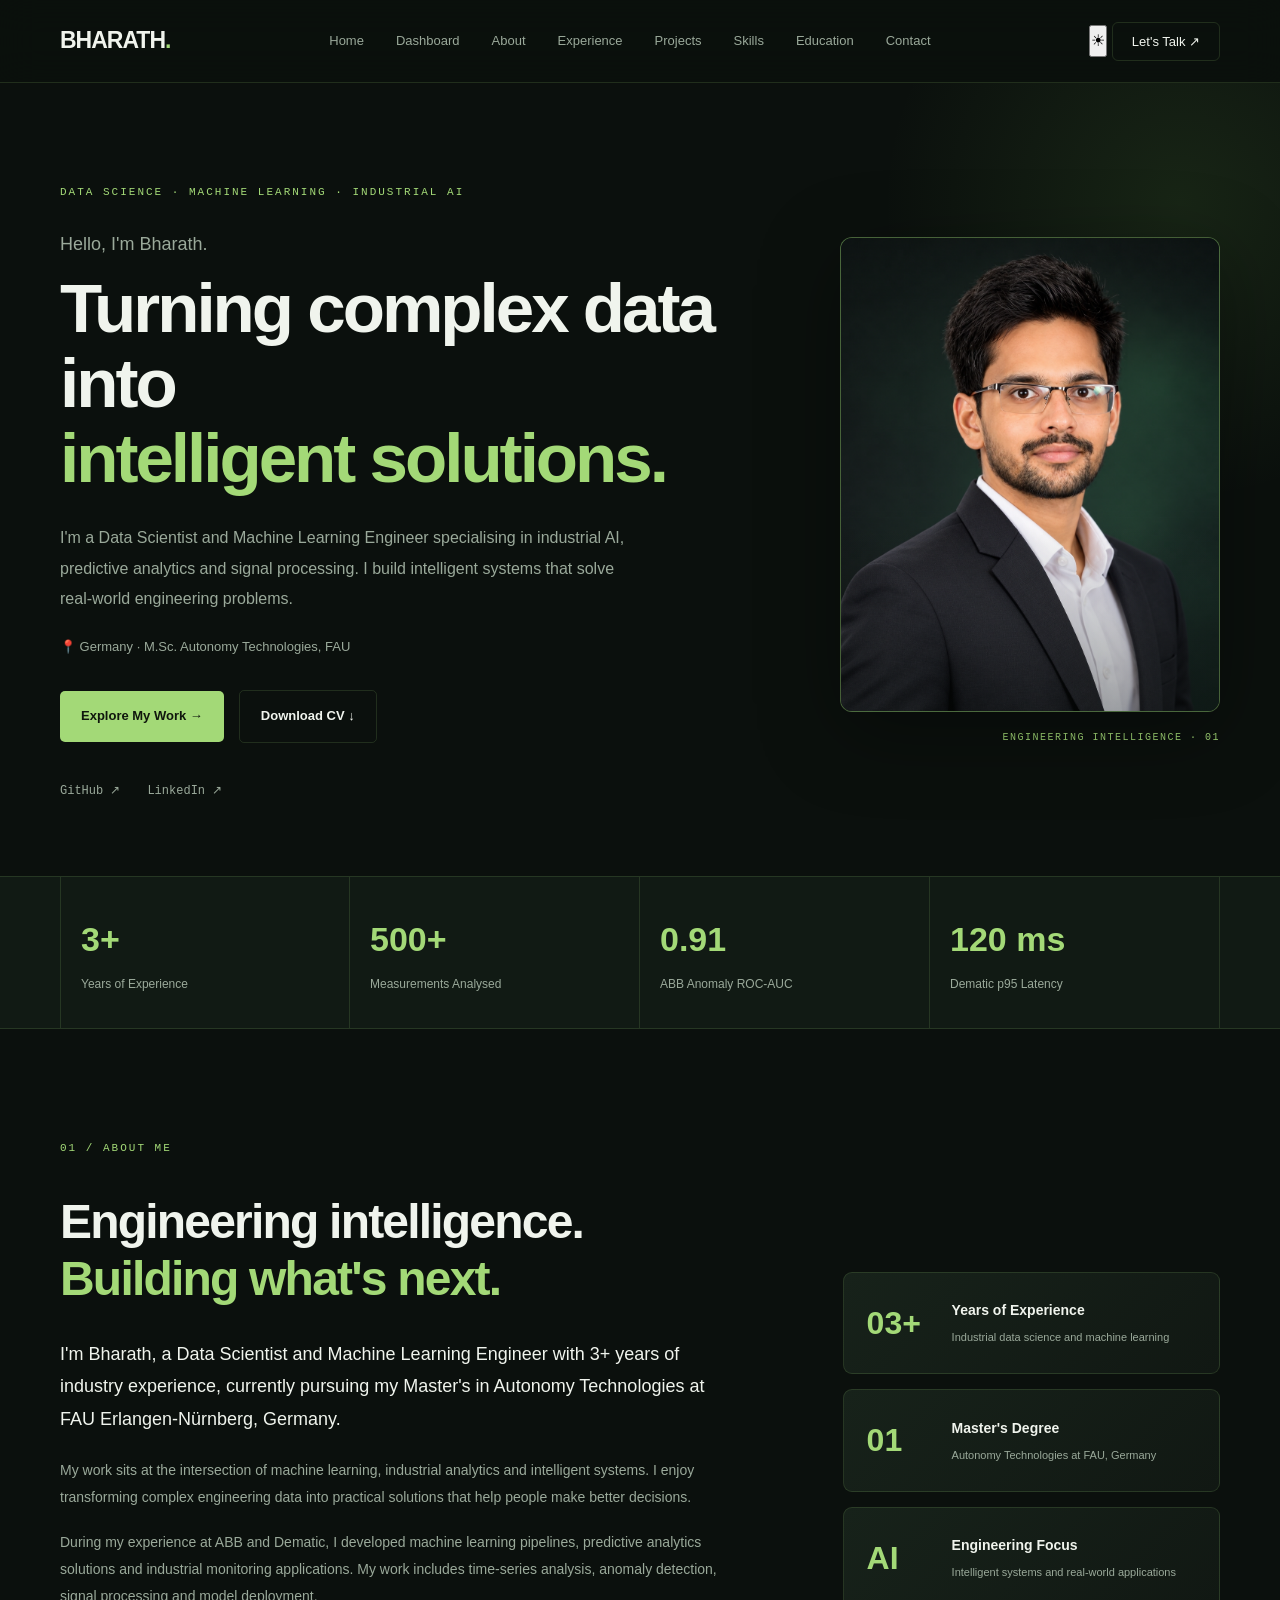
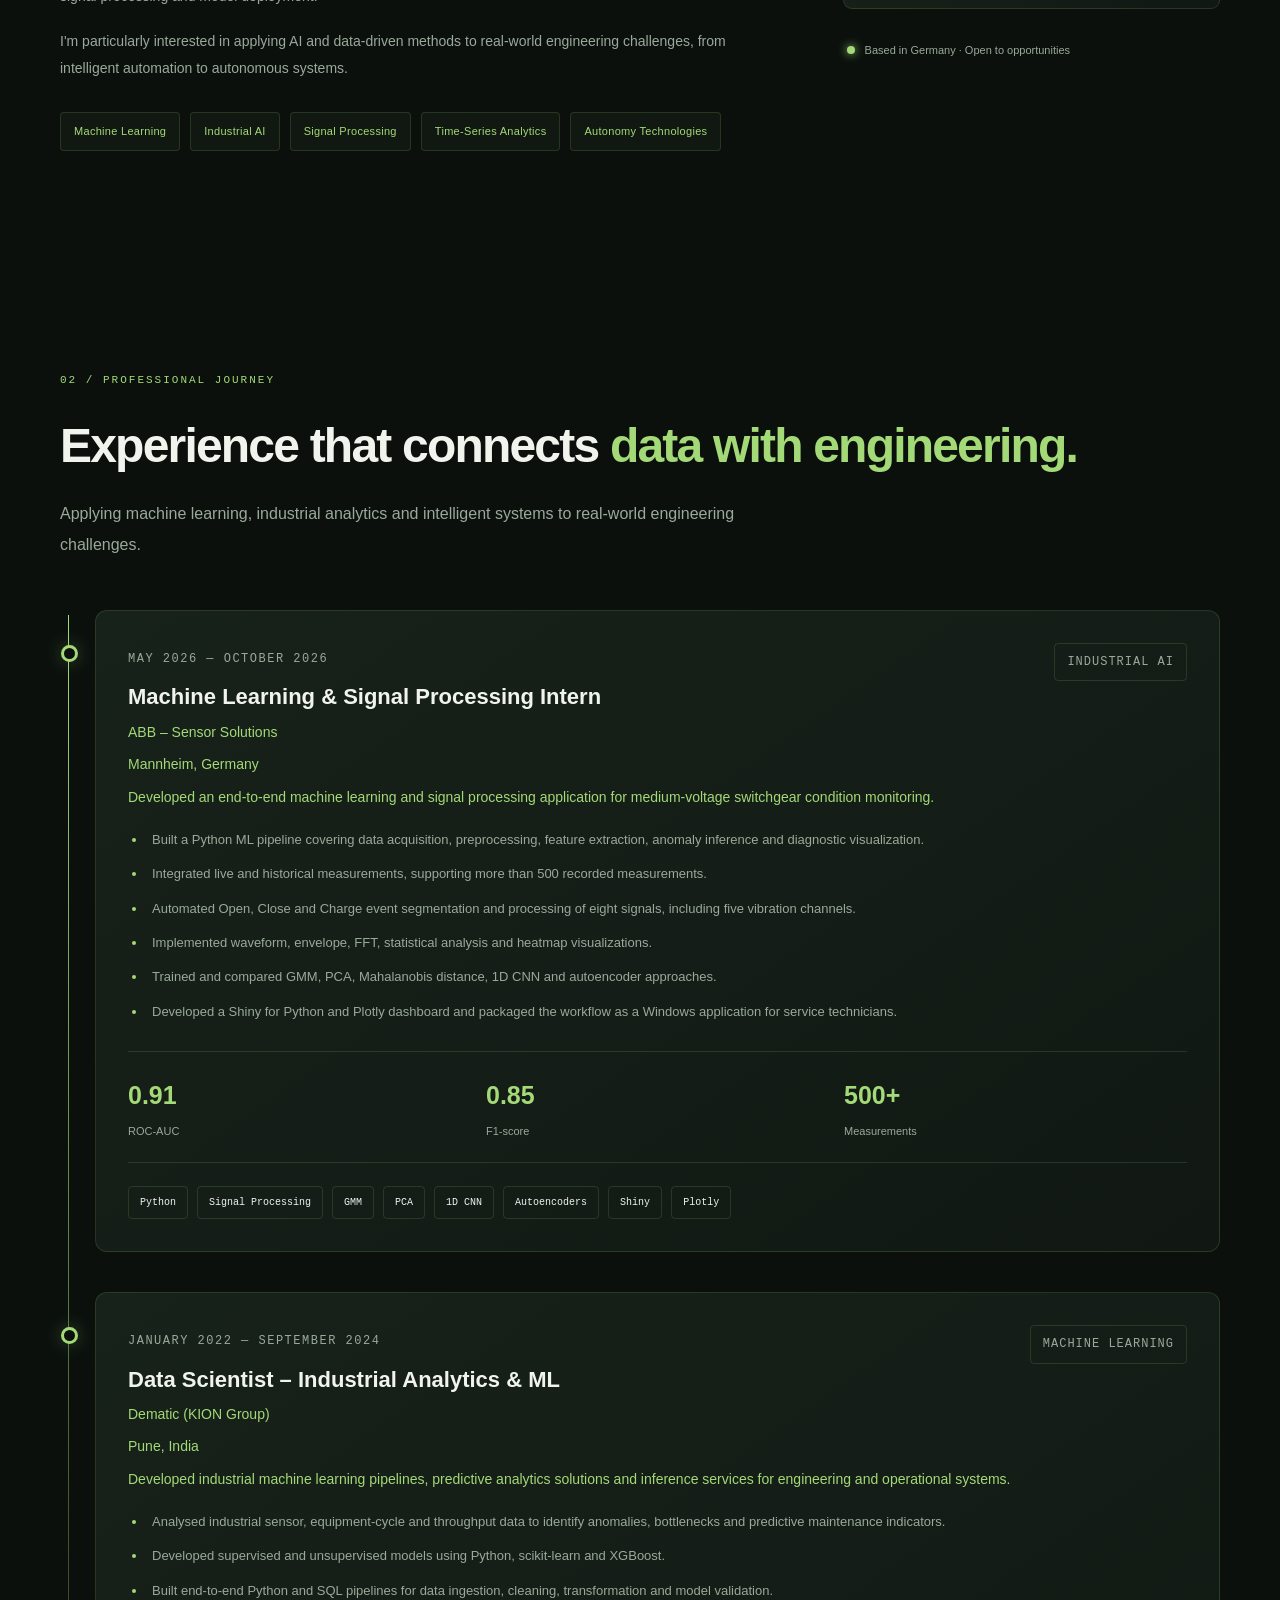
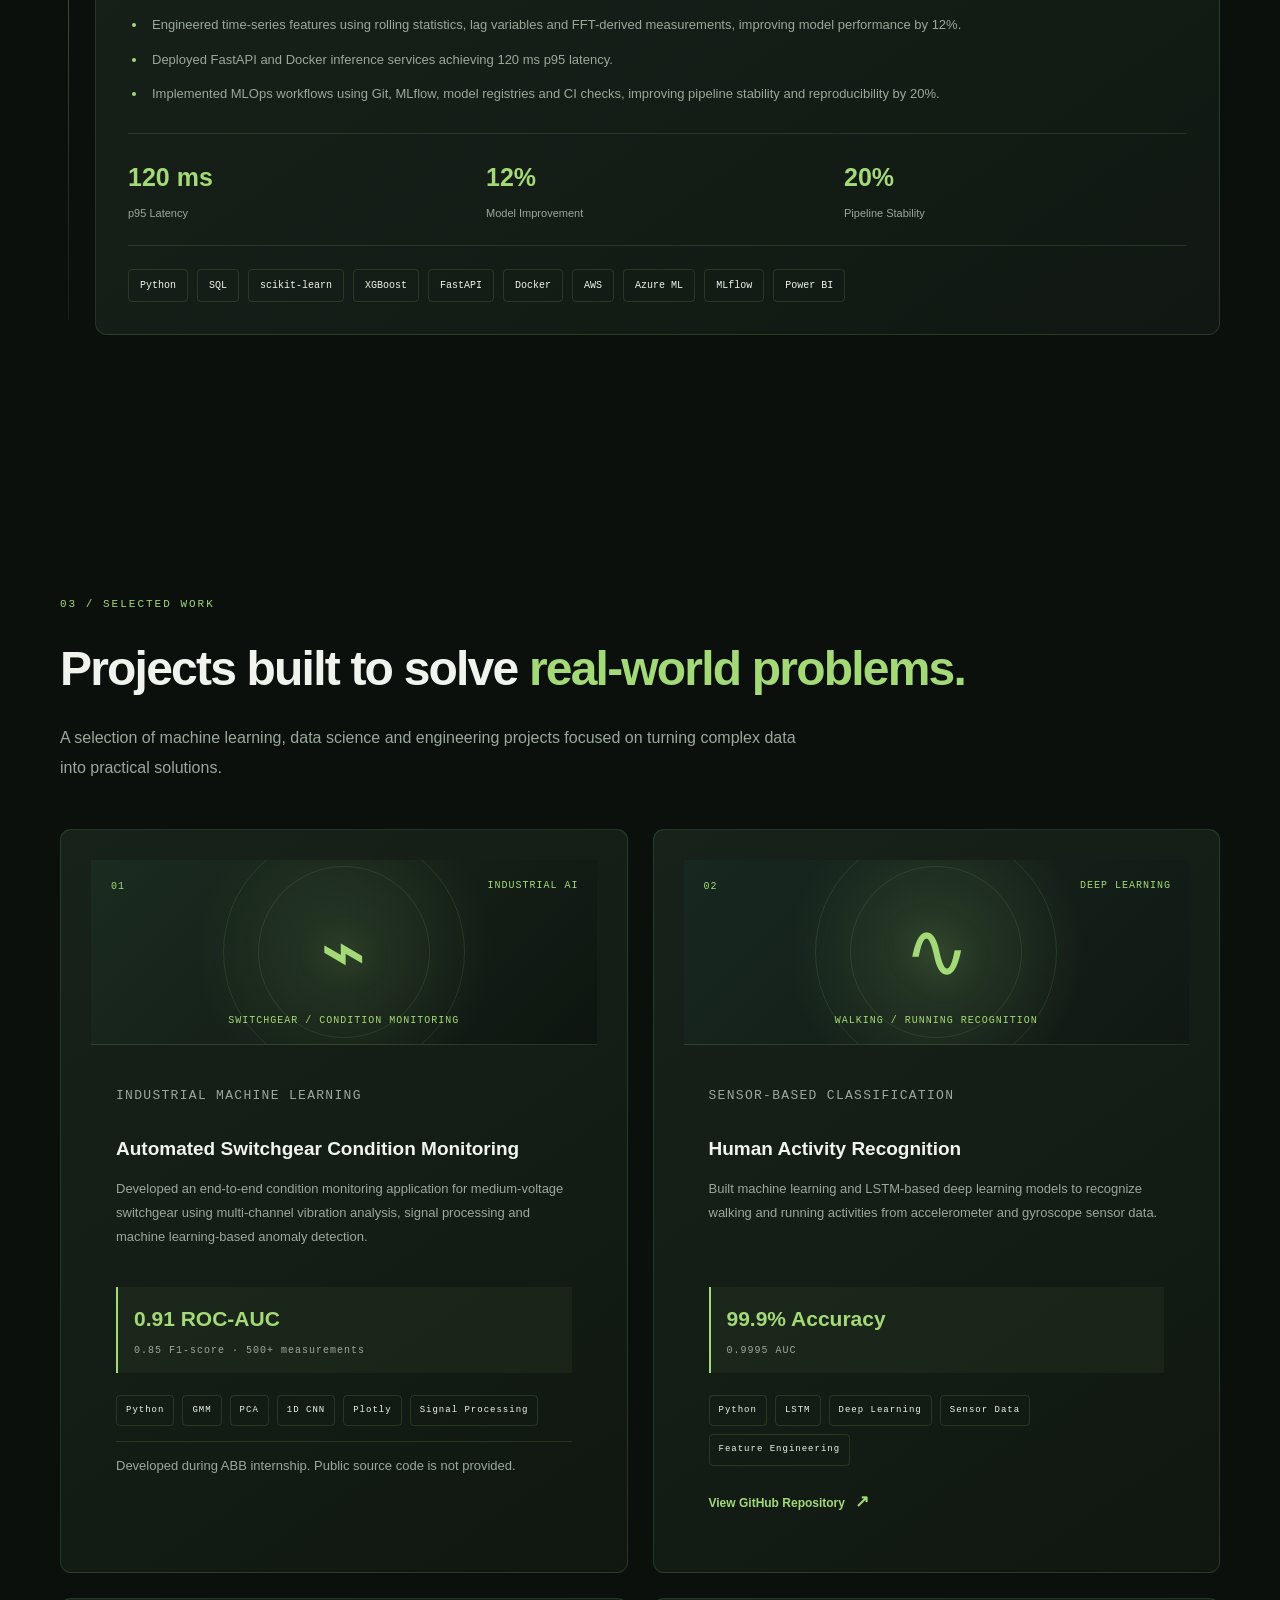
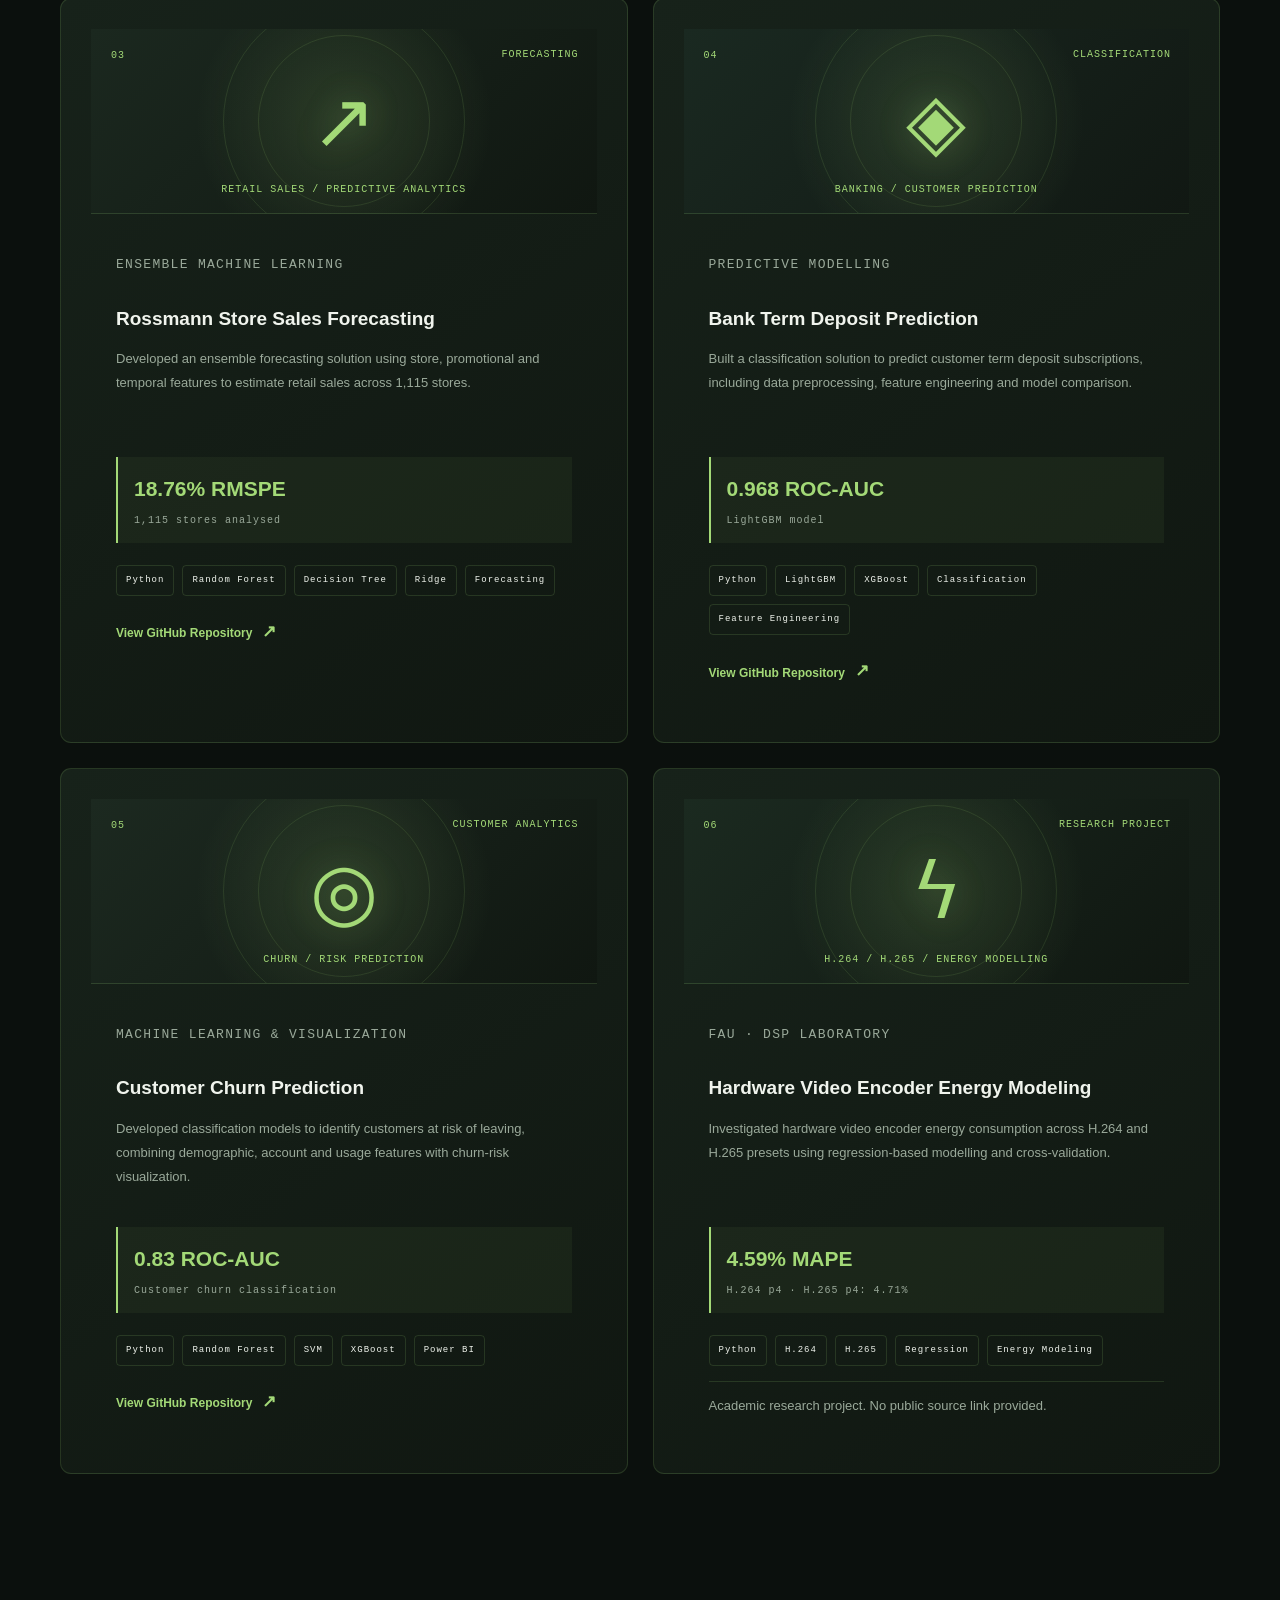
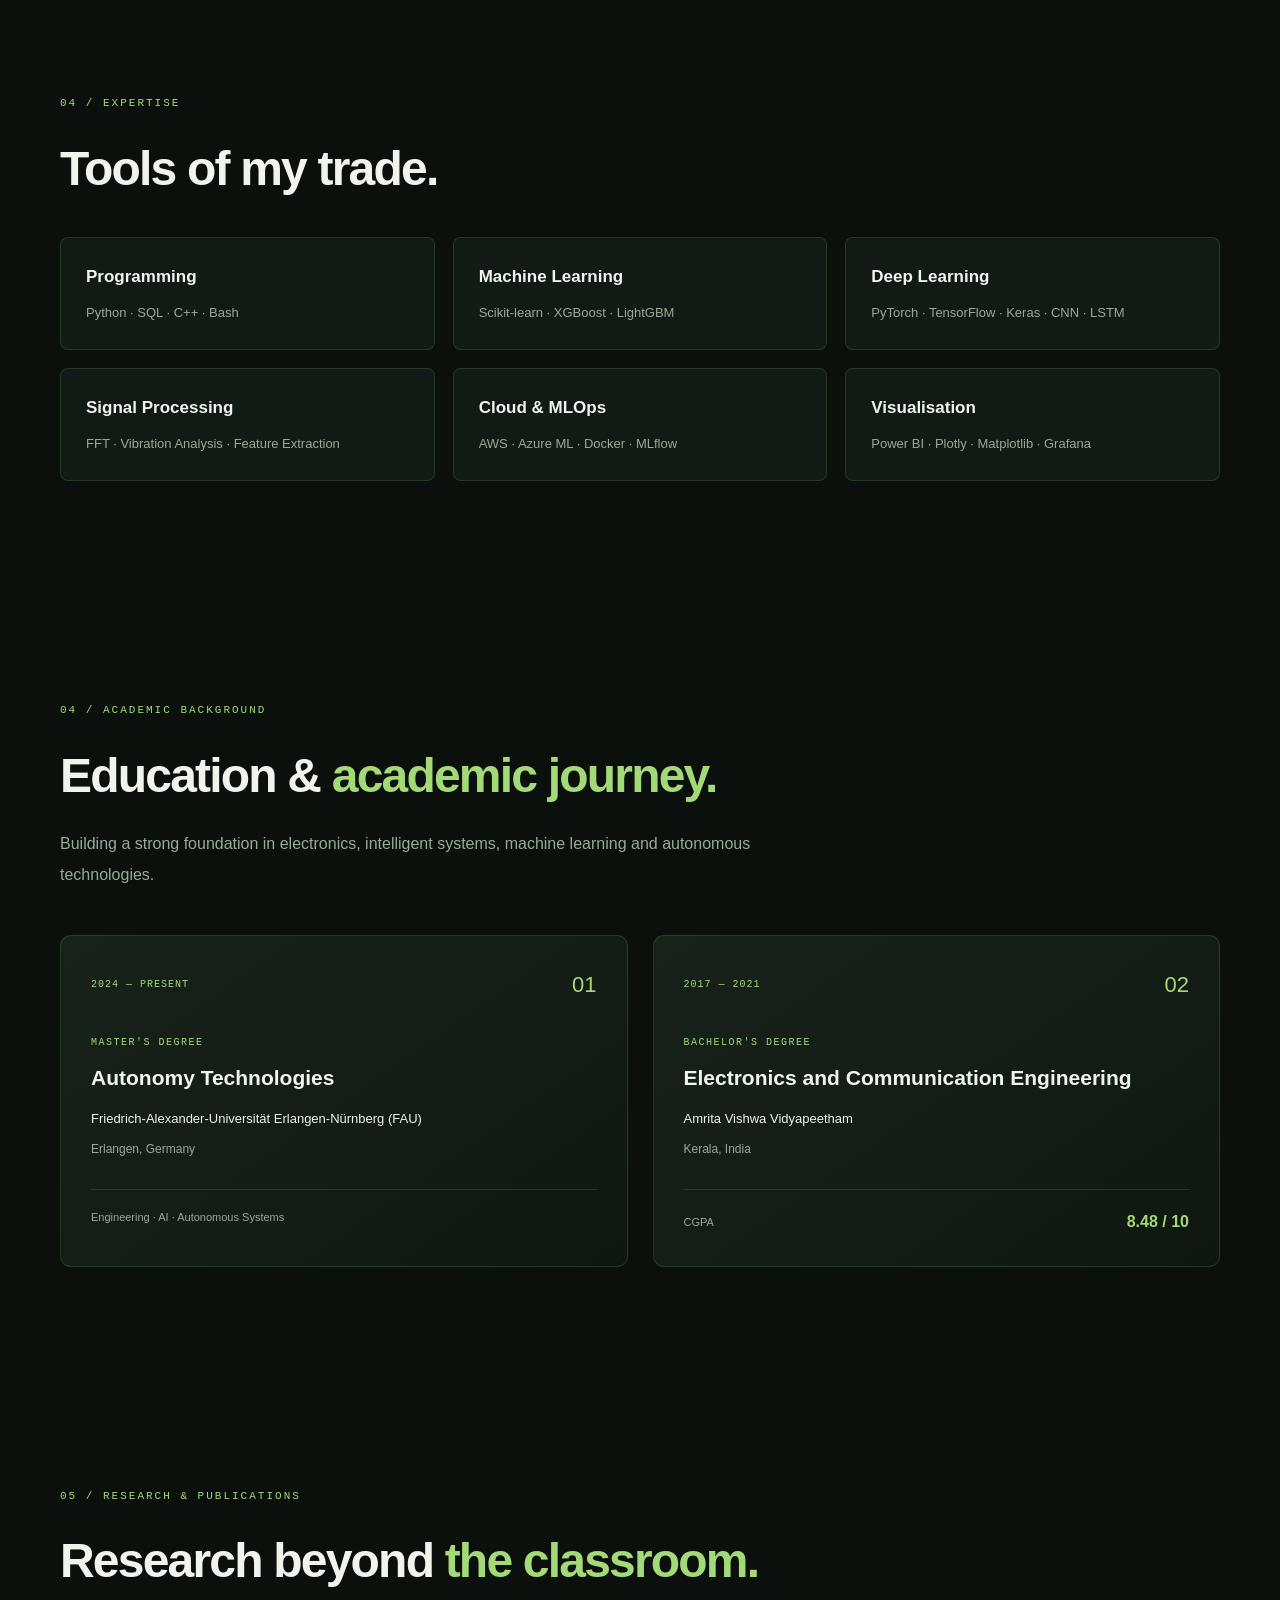
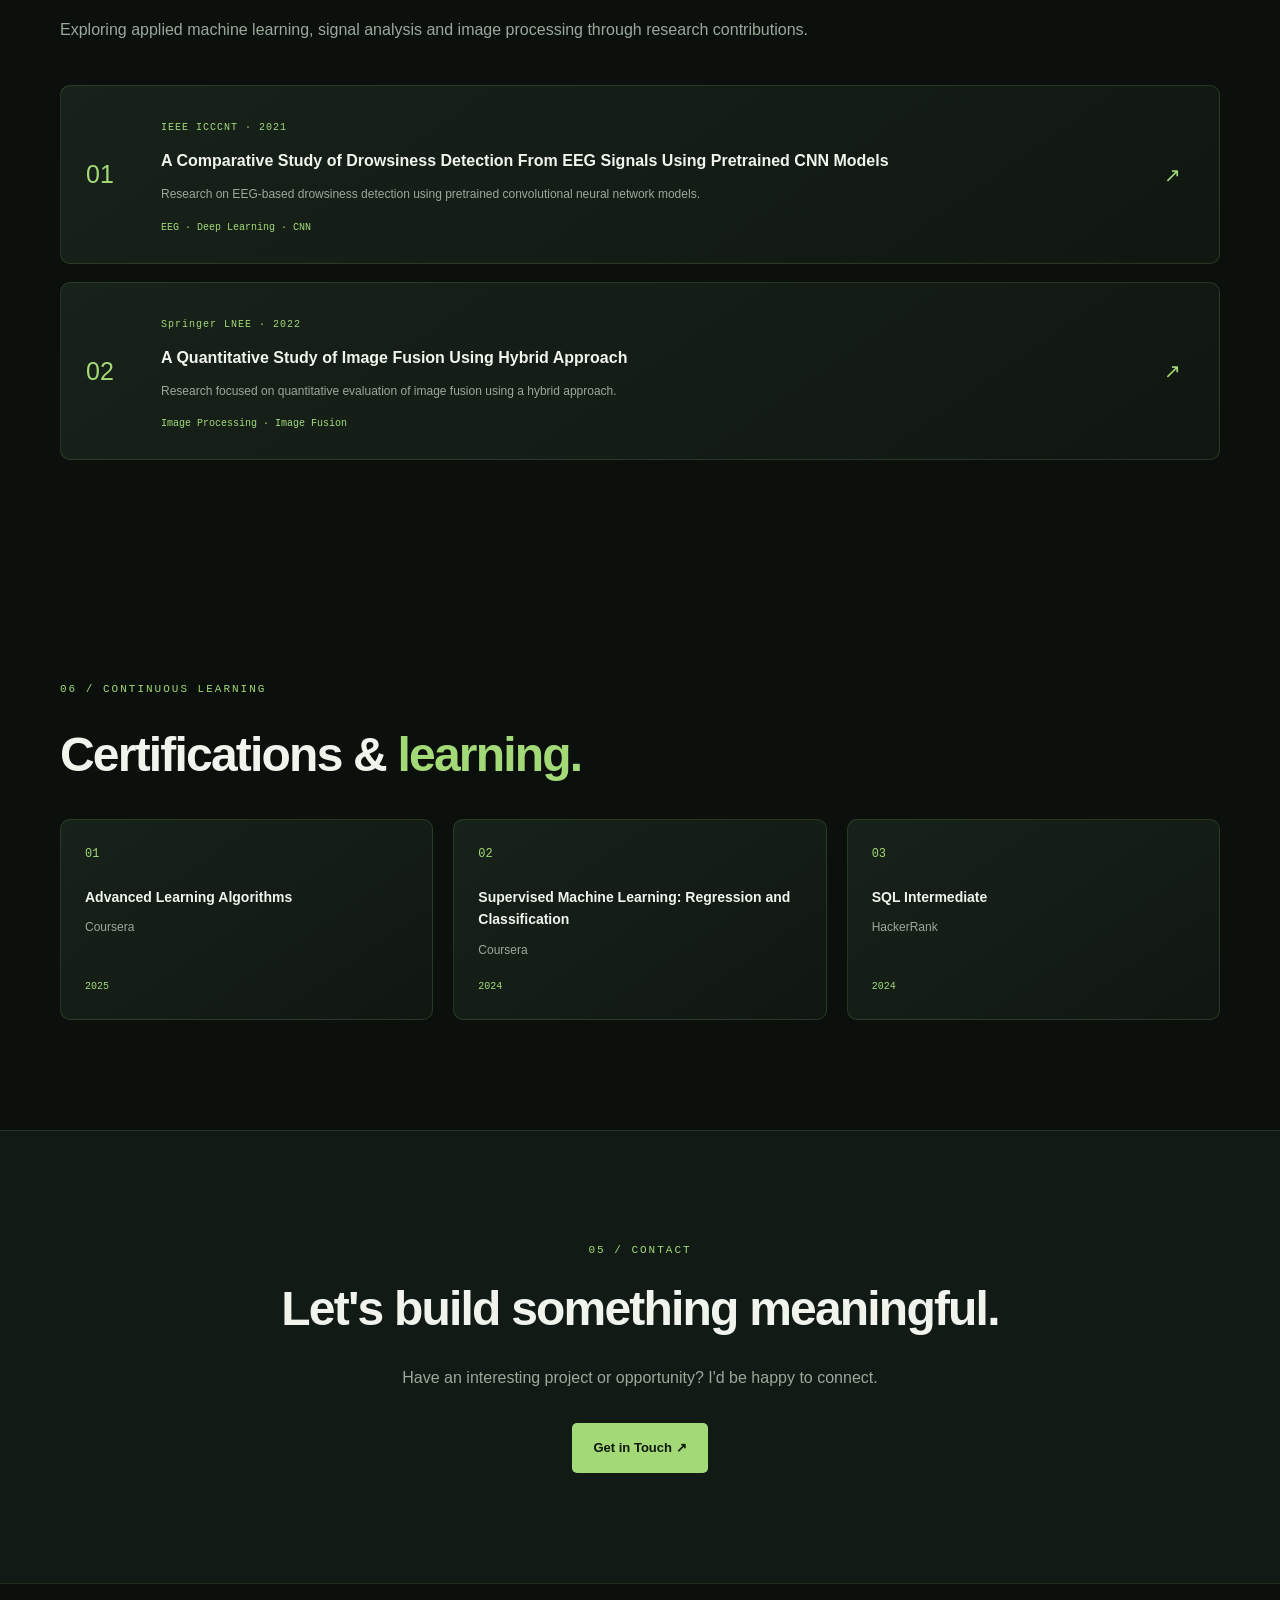
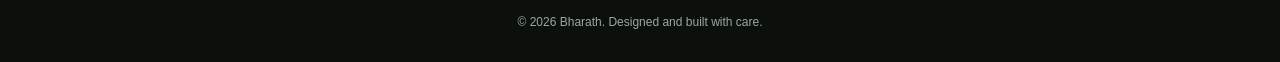
<file: index.html>
<!DOCTYPE html>
<html lang="en">

<head>
    <meta charset="UTF-8">

    <meta name="viewport"
          content="width=device-width, initial-scale=1.0">

    <meta name="description"
          content="Bharath Budhi - Data Scientist and Machine Learning Engineer specializing in industrial AI, signal processing, predictive analytics and autonomous technologies.">

    <meta name="keywords"
          content="Bharath Budhi, Data Scientist, Machine Learning Engineer, Python, Industrial AI, Signal Processing, FAU">

    <meta name="author"
          content="Veera Bharath Chandra Budhi">

    <meta name="theme-color" content="#0b100d">

    <meta property="og:title"
          content="Bharath Budhi | Data Scientist & ML Engineer">

    <meta property="og:description"
          content="Explore my experience, machine learning projects, research and engineering work.">

    <meta property="og:type" content="website">

    <title>Bharath Budhi | Data Scientist & Machine Learning Engineer</title>

    <link rel="stylesheet" href="style.css">
</head>


<body>

    <!-- Navigation -->
    
    <header class="navbar">
        <div class="container nav-container">

            <a href="index.html" class="logo">
                BHARATH<span>.</span>
            </a>

            <nav class="nav-links" id="navLinks">
                <a href="index.html" data-page="home">Home</a>
                <a href="dashboard.html" data-page="dashboard">Dashboard</a>
                <a href="about.html" data-page="about">About</a>
                <a href="experience.html" data-page="experience">Experience</a>
                <a href="projects.html" data-page="projects">Projects</a>
                <a href="skills.html" data-page="skills">Skills</a>
                <a href="education.html" data-page="education">Education</a>
                <a href="contact.html" data-page="contact">Contact</a>
            </nav>

            <div class="nav-actions">
                <button class="theme-toggle" id="themeToggle"
                        type="button" aria-label="Switch theme">
                    ☀
                </button>

                <a href="contact.html" class="nav-button">Let's Talk ↗</a>

                <button class="menu-toggle" id="menuToggle"
                        type="button" aria-label="Open navigation"
                        aria-expanded="false">
                    ☰
                </button>
            </div>

        </div>
    </header>



    <!-- Hero Section -->
    <main>

        <section class="hero" id="home">

            <div class="container hero-container">

                <div class="hero-content">

                    <p class="eyebrow">
                        DATA SCIENCE · MACHINE LEARNING · INDUSTRIAL AI
                    </p>

                    <p class="intro-text">
                        Hello, I'm Bharath.
                    </p>

                    <h1>
                        Turning complex data into
                        <span>intelligent solutions.</span>
                    </h1>

                    <p class="hero-description">
                        I'm a Data Scientist and Machine Learning Engineer
                        specialising in industrial AI, predictive analytics
                        and signal processing. I build intelligent systems
                        that solve real-world engineering problems.
                    </p>

                    <p class="hero-location">
                        📍 Germany · M.Sc. Autonomy Technologies, FAU
                    </p>

                    <div class="hero-buttons">

                        <a href="#projects" class="button-primary">
                            Explore My Work →
                        </a>

                        <a href="assets/resume.pdf" class="button-secondary" download>
                            Download CV ↓
                        </a>

                    </div>

                    <div class="social-links">

                        <a href="https://github.com/Bharath-19" target="_blank" rel="noreferrer">
                            GitHub ↗
                        </a>

                        <a href="https://linkedin.com/in/bharath-budhi" target="_blank" rel="noreferrer">
                            LinkedIn ↗
                        </a>

                    </div>

                </div>


                <!-- Profile Image -->
                <div class="hero-image">

                    <div class="image-frame">

                        <img
                            src="assets/images/profile.png"
                            alt="Bharath professional portrait"

                        >

                    </div>

                    <div class="image-caption">
                        ENGINEERING INTELLIGENCE · 01
                    </div>

                </div>

            </div>

        </section>


        <!-- Statistics -->
        <section class="statistics">
            <div class="container stats-grid">

                <div class="stat">
                    <h2>3+</h2>
                    <p>Years of Experience</p>
                </div>

                <div class="stat">
                    <h2>500+</h2>
                    <p>Measurements Analysed</p>
                </div>

                <div class="stat">
                    <h2>0.91</h2>
                    <p>ABB Anomaly ROC-AUC</p>
                </div>

                <div class="stat">
                    <h2>120 ms</h2>
                    <p>Dematic p95 Latency</p>
                </div>

            </div>
        </section>


        <!-- ABOUT ME SECTION -->
        <section class="section about-section" id="about">

            <div class="container">

                <p class="eyebrow">01 / ABOUT ME</p>

                <div class="about-layout">

                    <!-- LEFT CONTENT -->
                    <div class="about-main">

                        <h2 class="section-title">
                            Engineering intelligence.
                            <span>Building what's next.</span>
                        </h2>

                        <p class="about-intro">
                            I'm Bharath, a Data Scientist and Machine Learning
                            Engineer with 3+ years of industry experience,
                            currently pursuing my Master's in Autonomy
                            Technologies at FAU Erlangen-Nürnberg, Germany.
                        </p>

                        <p>
                            My work sits at the intersection of machine learning,
                            industrial analytics and intelligent systems.
                            I enjoy transforming complex engineering data into
                            practical solutions that help people make better
                            decisions.
                        </p>

                        <p>
                            During my experience at ABB and Dematic, I developed
                            machine learning pipelines, predictive analytics
                            solutions and industrial monitoring applications.
                            My work includes time-series analysis, anomaly
                            detection, signal processing and model deployment.
                        </p>

                        <p>
                            I'm particularly interested in applying AI and
                            data-driven methods to real-world engineering
                            challenges, from intelligent automation to
                            autonomous systems.
                        </p>

                        <div class="about-tags">
                            <span>Machine Learning</span>
                            <span>Industrial AI</span>
                            <span>Signal Processing</span>
                            <span>Time-Series Analytics</span>
                            <span>Autonomy Technologies</span>
                        </div>

                    </div>


                    <!-- RIGHT HIGHLIGHTS -->
                    <div class="about-highlights">

                        <div class="about-highlight-card">
                            <span class="highlight-number">03+</span>
                            <div>
                                <h3>Years of Experience</h3>
                                <p>Industrial data science and machine learning</p>
                            </div>
                        </div>

                        <div class="about-highlight-card">
                            <span class="highlight-number">01</span>
                            <div>
                                <h3>Master's Degree</h3>
                                <p>Autonomy Technologies at FAU, Germany</p>
                            </div>
                        </div>

                        <div class="about-highlight-card">
                            <span class="highlight-number">AI</span>
                            <div>
                                <h3>Engineering Focus</h3>
                                <p>Intelligent systems and real-world applications</p>
                            </div>
                        </div>

                        <div class="about-availability">
                            <span class="availability-dot"></span>
                            <p>Based in Germany · Open to opportunities</p>
                        </div>

                    </div>

                </div>

            </div>

        </section>


        <!-- EXPERIENCE SECTION -->
        <section class="section experience-section" id="experience">
            <div class="container">

                <p class="eyebrow">02 / PROFESSIONAL JOURNEY</p>

                <h2 class="section-title">
                    Experience that connects
                    <span style="color: var(--accent);">data with engineering.</span>
                </h2>

                <p class="section-description">
                    Applying machine learning, industrial analytics and
                    intelligent systems to real-world engineering challenges.
                </p>

                <div class="experience-timeline">

                    <!-- ABB -->
                    <article class="timeline-item">
                        <div class="timeline-marker"></div>

                        <div class="experience-card">

                            <div class="experience-header">
                                <div>
                                    <span class="experience-period">
                                        MAY 2026 — OCTOBER 2026
                                    </span>

                                    <h3>Machine Learning & Signal Processing Intern</h3>
                                    <p class="company-name">ABB – Sensor Solutions</p>
                                    <p class="company-location">Mannheim, Germany</p>
                                </div>

                                <span class="company-badge">INDUSTRIAL AI</span>
                            </div>

                            <p class="experience-summary">
                                Developed an end-to-end machine learning and
                                signal processing application for medium-voltage
                                switchgear condition monitoring.
                            </p>

                            <ul class="experience-points">
                                <li>
                                    Built a Python ML pipeline covering data
                                    acquisition, preprocessing, feature extraction,
                                    anomaly inference and diagnostic visualization.
                                </li>
                                <li>
                                    Integrated live and historical measurements,
                                    supporting more than 500 recorded measurements.
                                </li>
                                <li>
                                    Automated Open, Close and Charge event
                                    segmentation and processing of eight signals,
                                    including five vibration channels.
                                </li>
                                <li>
                                    Implemented waveform, envelope, FFT,
                                    statistical analysis and heatmap visualizations.
                                </li>
                                <li>
                                    Trained and compared GMM, PCA, Mahalanobis
                                    distance, 1D CNN and autoencoder approaches.
                                </li>
                                <li>
                                    Developed a Shiny for Python and Plotly
                                    dashboard and packaged the workflow as a
                                    Windows application for service technicians.
                                </li>
                            </ul>

                            <div class="experience-results">
                                <div>
                                    <strong>0.91</strong>
                                    <span>ROC-AUC</span>
                                </div>
                                <div>
                                    <strong>0.85</strong>
                                    <span>F1-score</span>
                                </div>
                                <div>
                                    <strong>500+</strong>
                                    <span>Measurements</span>
                                </div>
                            </div>

                            <div class="experience-technologies">
                                <span>Python</span>
                                <span>Signal Processing</span>
                                <span>GMM</span>
                                <span>PCA</span>
                                <span>1D CNN</span>
                                <span>Autoencoders</span>
                                <span>Shiny</span>
                                <span>Plotly</span>
                            </div>

                        </div>
                    </article>

                    <!-- DEMATIC -->
                    <article class="timeline-item">
                        <div class="timeline-marker"></div>

                        <div class="experience-card">

                            <div class="experience-header">
                                <div>
                                    <span class="experience-period">
                                        JANUARY 2022 — SEPTEMBER 2024
                                    </span>

                                    <h3>Data Scientist – Industrial Analytics & ML</h3>
                                    <p class="company-name">Dematic (KION Group)</p>
                                    <p class="company-location">Pune, India</p>
                                </div>

                                <span class="company-badge">MACHINE LEARNING</span>
                            </div>

                            <p class="experience-summary">
                                Developed industrial machine learning pipelines,
                                predictive analytics solutions and inference
                                services for engineering and operational systems.
                            </p>

                            <ul class="experience-points">
                                <li>
                                    Analysed industrial sensor, equipment-cycle
                                    and throughput data to identify anomalies,
                                    bottlenecks and predictive maintenance indicators.
                                </li>
                                <li>
                                    Developed supervised and unsupervised models
                                    using Python, scikit-learn and XGBoost.
                                </li>
                                <li>
                                    Built end-to-end Python and SQL pipelines
                                    for data ingestion, cleaning, transformation
                                    and model validation.
                                </li>
                                <li>
                                    Engineered time-series features using rolling
                                    statistics, lag variables and FFT-derived
                                    measurements, improving model performance by 12%.
                                </li>
                                <li>
                                    Deployed FastAPI and Docker inference services
                                    achieving 120 ms p95 latency.
                                </li>
                                <li>
                                    Implemented MLOps workflows using Git, MLflow,
                                    model registries and CI checks, improving
                                    pipeline stability and reproducibility by 20%.
                                </li>
                            </ul>

                            <div class="experience-results">
                                <div>
                                    <strong>120 ms</strong>
                                    <span>p95 Latency</span>
                                </div>
                                <div>
                                    <strong>12%</strong>
                                    <span>Model Improvement</span>
                                </div>
                                <div>
                                    <strong>20%</strong>
                                    <span>Pipeline Stability</span>
                                </div>
                            </div>

                            <div class="experience-technologies">
                                <span>Python</span>
                                <span>SQL</span>
                                <span>scikit-learn</span>
                                <span>XGBoost</span>
                                <span>FastAPI</span>
                                <span>Docker</span>
                                <span>AWS</span>
                                <span>Azure ML</span>
                                <span>MLflow</span>
                                <span>Power BI</span>
                            </div>

                        </div>
                    </article>

                </div>
            </div>
        </section>


        
        <!-- PROJECT SHOWCASE -->
        <section class="section projects-section" id="projects">

            <div class="container">

                <p class="eyebrow">03 / SELECTED WORK</p>

                <h2 class="section-title">
                    Projects built to solve
                    <span style="color: var(--accent);">real-world problems.</span>
                </h2>

                <p class="section-description">
                    A selection of machine learning, data science and engineering
                    projects focused on turning complex data into practical solutions.
                </p>

                <div class="projects-grid">

                    <!-- PROJECT 1: ABB -->
                    <article class="project-card">

                        <div class="project-visual project-abb">
                            <span class="project-index">01</span>
                            <span class="project-category">INDUSTRIAL AI</span>
                            <div class="visual-symbol">⌁</div>
                            <span class="visual-caption">SWITCHGEAR / CONDITION MONITORING</span>
                        </div>

                        <div class="project-content">

                            <p class="project-type">INDUSTRIAL MACHINE LEARNING</p>

                            <h3>Automated Switchgear Condition Monitoring</h3>

                            <p class="project-description">
                                Developed an end-to-end condition monitoring
                                application for medium-voltage switchgear using
                                multi-channel vibration analysis, signal processing
                                and machine learning-based anomaly detection.
                            </p>

                            <div class="project-metric">
                                <strong>0.91 ROC-AUC</strong>
                                <span>0.85 F1-score · 500+ measurements</span>
                            </div>

                            <div class="project-tags">
                                <span>Python</span>
                                <span>GMM</span>
                                <span>PCA</span>
                                <span>1D CNN</span>
                                <span>Plotly</span>
                                <span>Signal Processing</span>
                            </div>

                            <p class="project-note">
                                Developed during ABB internship. Public source code
                                is not provided.
                            </p>

                        </div>
                    </article>


                    <!-- PROJECT 2: HUMAN ACTIVITY -->
                    <article class="project-card">

                        <div class="project-visual project-har">
                            <span class="project-index">02</span>
                            <span class="project-category">DEEP LEARNING</span>
                            <div class="visual-symbol">∿</div>
                            <span class="visual-caption">WALKING / RUNNING RECOGNITION</span>
                        </div>

                        <div class="project-content">

                            <p class="project-type">SENSOR-BASED CLASSIFICATION</p>

                            <h3>Human Activity Recognition</h3>

                            <p class="project-description">
                                Built machine learning and LSTM-based deep learning
                                models to recognize walking and running activities
                                from accelerometer and gyroscope sensor data.
                            </p>

                            <div class="project-metric">
                                <strong>99.9% Accuracy</strong>
                                <span>0.9995 AUC</span>
                            </div>

                            <div class="project-tags">
                                <span>Python</span>
                                <span>LSTM</span>
                                <span>Deep Learning</span>
                                <span>Sensor Data</span>
                                <span>Feature Engineering</span>
                            </div>

                            <a class="project-link"
                            href="https://github.com/Bharath-19/Human-Activity-Recognition-Walk-Run"
                            target="_blank"
                            rel="noopener noreferrer">
                                View GitHub Repository <span>↗</span>
                            </a>

                        </div>
                    </article>


                    <!-- PROJECT 3: ROSSMANN -->
                    <article class="project-card">

                        <div class="project-visual project-sales">
                            <span class="project-index">03</span>
                            <span class="project-category">FORECASTING</span>
                            <div class="visual-symbol">↗</div>
                            <span class="visual-caption">RETAIL SALES / PREDICTIVE ANALYTICS</span>
                        </div>

                        <div class="project-content">

                            <p class="project-type">ENSEMBLE MACHINE LEARNING</p>

                            <h3>Rossmann Store Sales Forecasting</h3>

                            <p class="project-description">
                                Developed an ensemble forecasting solution using
                                store, promotional and temporal features to estimate
                                retail sales across 1,115 stores.
                            </p>

                            <div class="project-metric">
                                <strong>18.76% RMSPE</strong>
                                <span>1,115 stores analysed</span>
                            </div>

                            <div class="project-tags">
                                <span>Python</span>
                                <span>Random Forest</span>
                                <span>Decision Tree</span>
                                <span>Ridge</span>
                                <span>Forecasting</span>
                            </div>

                            <a class="project-link"
                            href="https://github.com/Bharath-19/Sales-Prediction"
                            target="_blank"
                            rel="noopener noreferrer">
                                View GitHub Repository <span>↗</span>
                            </a>

                        </div>
                    </article>


                    <!-- PROJECT 4: BANK DEPOSIT -->
                    <article class="project-card">

                        <div class="project-visual project-bank">
                            <span class="project-index">04</span>
                            <span class="project-category">CLASSIFICATION</span>
                            <div class="visual-symbol">◈</div>
                            <span class="visual-caption">BANKING / CUSTOMER PREDICTION</span>
                        </div>

                        <div class="project-content">

                            <p class="project-type">PREDICTIVE MODELLING</p>

                            <h3>Bank Term Deposit Prediction</h3>

                            <p class="project-description">
                                Built a classification solution to predict customer
                                term deposit subscriptions, including data
                                preprocessing, feature engineering and model
                                comparison.
                            </p>

                            <div class="project-metric">
                                <strong>0.968 ROC-AUC</strong>
                                <span>LightGBM model</span>
                            </div>

                            <div class="project-tags">
                                <span>Python</span>
                                <span>LightGBM</span>
                                <span>XGBoost</span>
                                <span>Classification</span>
                                <span>Feature Engineering</span>
                            </div>

                            <a class="project-link"
                            href="https://github.com/Bharath-19/Predictive-Modeling-of-Bank-Term-Deposits"
                            target="_blank"
                            rel="noopener noreferrer">
                                View GitHub Repository <span>↗</span>
                            </a>

                        </div>
                    </article>


                    <!-- PROJECT 5: CUSTOMER CHURN -->
                    <article class="project-card">

                        <div class="project-visual project-churn">
                            <span class="project-index">05</span>
                            <span class="project-category">CUSTOMER ANALYTICS</span>
                            <div class="visual-symbol">◎</div>
                            <span class="visual-caption">CHURN / RISK PREDICTION</span>
                        </div>

                        <div class="project-content">

                            <p class="project-type">MACHINE LEARNING & VISUALIZATION</p>

                            <h3>Customer Churn Prediction</h3>

                            <p class="project-description">
                                Developed classification models to identify
                                customers at risk of leaving, combining demographic,
                                account and usage features with churn-risk
                                visualization.
                            </p>

                            <div class="project-metric">
                                <strong>0.83 ROC-AUC</strong>
                                <span>Customer churn classification</span>
                            </div>

                            <div class="project-tags">
                                <span>Python</span>
                                <span>Random Forest</span>
                                <span>SVM</span>
                                <span>XGBoost</span>
                                <span>Power BI</span>
                            </div>

                            <a class="project-link"
                            href="https://github.com/Bharath-19/Churn-Prediction-ML-DS"
                            target="_blank"
                            rel="noopener noreferrer">
                                View GitHub Repository <span>↗</span>
                            </a>

                        </div>
                    </article>


                    <!-- PROJECT 6: VIDEO ENCODER -->
                    <article class="project-card">

                        <div class="project-visual project-energy">
                            <span class="project-index">06</span>
                            <span class="project-category">RESEARCH PROJECT</span>
                            <div class="visual-symbol">ϟ</div>
                            <span class="visual-caption">H.264 / H.265 / ENERGY MODELLING</span>
                        </div>

                        <div class="project-content">

                            <p class="project-type">FAU · DSP LABORATORY</p>

                            <h3>Hardware Video Encoder Energy Modeling</h3>

                            <p class="project-description">
                                Investigated hardware video encoder energy
                                consumption across H.264 and H.265 presets using
                                regression-based modelling and cross-validation.
                            </p>

                            <div class="project-metric">
                                <strong>4.59% MAPE</strong>
                                <span>H.264 p4 · H.265 p4: 4.71%</span>
                            </div>

                            <div class="project-tags">
                                <span>Python</span>
                                <span>H.264</span>
                                <span>H.265</span>
                                <span>Regression</span>
                                <span>Energy Modeling</span>
                            </div>

                            <p class="project-note">
                                Academic research project. No public source link
                                provided.
                            </p>

                        </div>
                    </article>

                </div>
            </div>
        </section>



        <!-- Skills Section -->
        <section class="section" id="skills">
            <div class="container">
                <p class="eyebrow">04 / EXPERTISE</p>
                <h2 class="section-title">Tools of my trade.</h2>

                <div class="skills-grid">

                    <div class="skill-card">
                        <h3>Programming</h3>
                        <p>Python · SQL · C++ · Bash</p>
                    </div>

                    <div class="skill-card">
                        <h3>Machine Learning</h3>
                        <p>Scikit-learn · XGBoost · LightGBM</p>
                    </div>

                    <div class="skill-card">
                        <h3>Deep Learning</h3>
                        <p>PyTorch · TensorFlow · Keras · CNN · LSTM</p>
                    </div>

                    <div class="skill-card">
                        <h3>Signal Processing</h3>
                        <p>FFT · Vibration Analysis · Feature Extraction</p>
                    </div>

                    <div class="skill-card">
                        <h3>Cloud & MLOps</h3>
                        <p>AWS · Azure ML · Docker · MLflow</p>
                    </div>

                    <div class="skill-card">
                        <h3>Visualisation</h3>
                        <p>Power BI · Plotly · Matplotlib · Grafana</p>
                    </div>

                </div>
            </div>
        </section>

        

        <!-- EDUCATION SECTION -->
        <section class="section education-section" id="education">

            <div class="container">

                <p class="eyebrow">04 / ACADEMIC BACKGROUND</p>

                <h2 class="section-title">
                    Education &
                    <span style="color: var(--accent);">academic journey.</span>
                </h2>

                <p class="section-description">
                    Building a strong foundation in electronics, intelligent
                    systems, machine learning and autonomous technologies.
                </p>

                <div class="education-grid">

                    <!-- MASTERS -->
                    <article class="education-card">

                        <div class="education-top">
                            <span class="education-year">2024 — PRESENT</span>
                            <span class="education-icon">01</span>
                        </div>

                        <p class="education-type">MASTER'S DEGREE</p>

                        <h3>Autonomy Technologies</h3>

                        <h4>Friedrich-Alexander-Universität
                            Erlangen-Nürnberg (FAU)</h4>

                        <p class="education-location">
                            Erlangen, Germany
                        </p>

                        <div class="education-footer">
                            <span>Engineering · AI · Autonomous Systems</span>
                        </div>

                    </article>


                    <!-- BACHELORS -->
                    <article class="education-card">

                        <div class="education-top">
                            <span class="education-year">2017 — 2021</span>
                            <span class="education-icon">02</span>
                        </div>

                        <p class="education-type">BACHELOR'S DEGREE</p>

                        <h3>Electronics and Communication Engineering</h3>

                        <h4>Amrita Vishwa Vidyapeetham</h4>

                        <p class="education-location">
                            Kerala, India
                        </p>

                        <div class="education-footer">
                            <span>CGPA</span>
                            <strong>8.48 / 10</strong>
                        </div>

                    </article>

                </div>

            </div>

        </section>


        <!-- PUBLICATIONS SECTION -->
        <section class="section publications-section" id="publications">

            <div class="container">

                <p class="eyebrow">05 / RESEARCH & PUBLICATIONS</p>

                <h2 class="section-title">
                    Research beyond
                    <span style="color: var(--accent);">the classroom.</span>
                </h2>

                <p class="section-description">
                    Exploring applied machine learning, signal analysis
                    and image processing through research contributions.
                </p>

                <div class="publications-list">

                    <!-- PUBLICATION 1 -->
                    <article class="publication-card">

                        <div class="publication-number">01</div>

                        <div class="publication-content">

                            <span class="publication-venue">
                                IEEE ICCCNT · 2021
                            </span>

                            <h3>
                                A Comparative Study of Drowsiness Detection
                                From EEG Signals Using Pretrained CNN Models
                            </h3>

                            <p>
                                Research on EEG-based drowsiness detection
                                using pretrained convolutional neural
                                network models.
                            </p>

                            <span class="publication-category">
                                EEG · Deep Learning · CNN
                            </span>

                        </div>

                        <div class="publication-arrow">↗</div>

                    </article>


                    <!-- PUBLICATION 2 -->
                    <article class="publication-card">

                        <div class="publication-number">02</div>

                        <div class="publication-content">

                            <span class="publication-venue">
                                Springer LNEE · 2022
                            </span>

                            <h3>
                                A Quantitative Study of Image Fusion
                                Using Hybrid Approach
                            </h3>

                            <p>
                                Research focused on quantitative evaluation
                                of image fusion using a hybrid approach.
                            </p>

                            <span class="publication-category">
                                Image Processing · Image Fusion
                            </span>

                        </div>

                        <div class="publication-arrow">↗</div>

                    </article>

                </div>

            </div>

        </section>


        <!-- CERTIFICATIONS SECTION -->
        <section class="section certifications-section" id="certifications">

            <div class="container">

                <p class="eyebrow">06 / CONTINUOUS LEARNING</p>

                <h2 class="section-title">
                    Certifications &
                    <span style="color: var(--accent);">learning.</span>
                </h2>

                <div class="certifications-grid">

                    <article class="certification-card">
                        <span class="certification-icon">01</span>
                        <h3>Advanced Learning Algorithms</h3>
                        <p>Coursera</p>
                        <span class="certification-year">2025</span>
                    </article>

                    <article class="certification-card">
                        <span class="certification-icon">02</span>
                        <h3>Supervised Machine Learning: Regression and Classification</h3>
                        <p>Coursera</p>
                        <span class="certification-year">2024</span>
                    </article>

                    <article class="certification-card">
                        <span class="certification-icon">03</span>
                        <h3>SQL Intermediate</h3>
                        <p>HackerRank</p>
                        <span class="certification-year">2024</span>
                    </article>

                </div>

            </div>

        </section>



        <!-- Contact Section -->
        <section class="section contact-section" id="contact">
            <div class="container">
                <p class="eyebrow">05 / CONTACT</p>
                <h2 class="section-title">
                    Let's build something meaningful.
                </h2>

                <p class="section-description">
                    Have an interesting project or opportunity?
                    I'd be happy to connect.
                </p>

                <a href="mailto:veera.bvbc@gmail.com" class="button-primary">
                    Get in Touch ↗
                </a>
            </div>
        </section>

    </main>


    <!-- Footer -->
    <footer class="footer">
        <div class="container">
            <p>© 2026 Bharath. Designed and built with care.</p>
        </div>
    </footer>


    <!-- JavaScript -->
    <script src="script.js"></script>

</body>
</html>
</file>
<file: style.css>
/* =========================================
   BHARATH PORTFOLIO — PREMIUM DARK THEME
========================================= */

:root {
    --bg: #0b100d;
    --surface: #111a14;
    --card: #141f17;
    --accent: #a3d977;
    --accent-dark: #78b34f;
    --text: #f0f4ed;
    --muted: #9aa99a;
    --border: rgba(163, 217, 119, 0.15);

    --font-heading: "Space Grotesk", sans-serif;
    --font-body: "DM Sans", sans-serif;
    --font-mono: "DM Mono", monospace;
}

* {
    margin: 0;
    padding: 0;
    box-sizing: border-box;
}

html {
    scroll-behavior: smooth;
    scroll-padding-top: 90px;
}

body {
    background: var(--bg);
    color: var(--text);
    font-family: var(--font-body);
    line-height: 1.7;
    overflow-x: hidden;
}

a {
    color: inherit;
    text-decoration: none;
}

button {
    font: inherit;
}

.container {
    width: min(1160px, calc(100% - 64px));
    margin: 0 auto;
}

::selection {
    background: var(--accent);
    color: #0b100d;
}


/* =========================================
   NAVIGATION
========================================= */

.navbar {
    position: sticky;
    top: 0;
    z-index: 1000;
    background: rgba(11, 16, 13, 0.88);
    backdrop-filter: blur(18px);
    border-bottom: 1px solid var(--border);
}

.nav-container {
    min-height: 82px;
    display: flex;
    align-items: center;
    justify-content: space-between;
    gap: 30px;
}

.logo {
    font-family: var(--font-heading);
    font-size: 23px;
    font-weight: 700;
    letter-spacing: -1px;
}

.logo span {
    color: var(--accent);
}

.nav-links {
    display: flex;
    align-items: center;
    gap: 32px;
}

.nav-links a {
    color: var(--muted);
    font-size: 13px;
    transition: color 0.3s ease;
}

.nav-links a:hover {
    color: var(--accent);
}

.nav-button {
    padding: 11px 19px;
    border: 1px solid var(--border);
    border-radius: 6px;
    font-size: 13px;
    transition: 0.3s ease;
}

.nav-button:hover {
    background: var(--accent);
    color: #0b100d;
}

.menu-toggle {
    display: none;
    color: var(--text);
    background: transparent;
    border: 0;
    font-size: 25px;
}


/* =========================================
   HERO SECTION
========================================= */

.hero {
    min-height: 690px;
    padding: 100px 0 75px;
    position: relative;
    overflow: hidden;
}

.hero::before {
    content: "";
    position: absolute;
    width: 600px;
    height: 600px;
    right: -200px;
    top: -180px;
    background: radial-gradient(
        circle,
        rgba(117, 190, 83, 0.12),
        transparent 70%
    );
    pointer-events: none;
}

.hero-container {
    display: grid;
    grid-template-columns: 1.25fr 0.75fr;
    align-items: center;
    gap: 70px;
}

.eyebrow {
    color: var(--accent);
    font-family: var(--font-mono);
    font-size: 11px;
    letter-spacing: 2px;
    margin-bottom: 27px;
}

.intro-text {
    color: var(--muted);
    font-size: 18px;
    margin-bottom: 12px;
}

.hero h1 {
    font-family: var(--font-heading);
    font-size: clamp(42px, 5.4vw, 72px);
    line-height: 1.08;
    letter-spacing: -3px;
    font-weight: 600;
    max-width: 720px;
}

.hero h1 span {
    display: block;
    color: var(--accent);
}

.hero-description {
    max-width: 590px;
    color: var(--muted);
    font-size: 16px;
    line-height: 1.9;
    margin-top: 28px;
}

.hero-location {
    color: var(--muted);
    font-size: 13px;
    margin-top: 22px;
}

.hero-buttons {
    display: flex;
    align-items: center;
    flex-wrap: wrap;
    gap: 15px;
    margin-top: 32px;
}

.button-primary,
.button-secondary {
    display: inline-flex;
    align-items: center;
    justify-content: center;
    gap: 10px;
    padding: 14px 21px;
    border-radius: 5px;
    font-size: 13px;
    font-weight: 600;
    transition: 0.3s ease;
}

.button-primary {
    background: var(--accent);
    color: #10170d;
}

.button-primary:hover {
    background: #c0ee9b;
    transform: translateY(-3px);
    box-shadow: 0 10px 30px rgba(163, 217, 119, 0.15);
}

.button-secondary {
    border: 1px solid var(--border);
    color: var(--text);
}

.button-secondary:hover {
    border-color: var(--accent);
    color: var(--accent);
    transform: translateY(-3px);
}

.social-links {
    display: flex;
    gap: 27px;
    margin-top: 38px;
}

.social-links a {
    color: var(--muted);
    font-family: var(--font-mono);
    font-size: 12px;
    transition: color 0.3s ease;
}

.social-links a:hover {
    color: var(--accent);
}


/* =========================================
   PROFILE IMAGE
========================================= */

.hero-image {
    position: relative;
}

.image-frame {
    width: 100%;
    max-width: 380px;
    aspect-ratio: 4 / 5;
    margin-left: auto;
    position: relative;
    border: 1px solid rgba(163, 217, 119, 0.35);
    border-radius: 12px;
    overflow: hidden;
    background: linear-gradient(
        145deg,
        #1d3021,
        #111a14
    );
    box-shadow: 0 20px 80px rgba(0, 0, 0, 0.35);
}

.image-frame::after {
    content: "";
    position: absolute;
    inset: 0;
    background: linear-gradient(
        180deg,
        transparent 60%,
        rgba(11, 16, 13, 0.35)
    );
    pointer-events: none;
}

.image-frame img {
    width: 100%;
    height: 100%;
    object-fit: cover;
}

.image-caption {
    text-align: right;
    margin-top: 17px;
    color: var(--accent);
    font-family: var(--font-mono);
    font-size: 10px;
    letter-spacing: 1.5px;
}


/* =========================================
   STATISTICS
========================================= */

.statistics {
    border-top: 1px solid var(--border);
    border-bottom: 1px solid var(--border);
    background: var(--surface);
}

.stats-grid {
    display: grid;
    grid-template-columns: repeat(4, 1fr);
}

.stat {
    padding: 34px 20px;
    border-right: 1px solid var(--border);
}

.stat:first-child {
    border-left: 1px solid var(--border);
}

.stat h2 {
    font-family: var(--font-heading);
    font-size: 34px;
    color: var(--accent);
    font-weight: 600;
}

.stat p {
    color: var(--muted);
    font-size: 12px;
    margin-top: 5px;
}


/* =========================================
   GENERAL SECTIONS
========================================= */

.section {
    padding: 110px 0;
}

.section-title {
    font-family: var(--font-heading);
    font-size: clamp(32px, 4vw, 48px);
    letter-spacing: -1.8px;
    line-height: 1.2;
    margin-bottom: 25px;
}

.section-description {
    max-width: 750px;
    color: var(--muted);
    font-size: 16px;
    line-height: 1.9;
}


/* =========================================
   EXPERIENCE
========================================= */

.experience-card {
    padding: 30px;
    margin-top: 22px;
    border: 1px solid var(--border);
    background: var(--card);
    border-radius: 9px;
    transition: 0.3s ease;
}

.experience-card:hover {
    border-color: var(--accent);
    transform: translateX(6px);
}

.experience-card h3 {
    font-family: var(--font-heading);
    font-size: 21px;
}

.experience-card p {
    color: var(--accent);
    font-size: 14px;
    margin-top: 8px;
}

.experience-card span {
    color: var(--muted);
    font-size: 12px;
}


/* =========================================
   PROJECTS
========================================= */

.projects-grid {
    display: grid;
    grid-template-columns: repeat(3, 1fr);
    gap: 22px;
    margin-top: 42px;
}

.project-card {
    padding: 30px;
    min-height: 280px;
    background: var(--card);
    border: 1px solid var(--border);
    border-radius: 9px;
    transition: 0.35s ease;
}

.project-card:hover {
    transform: translateY(-8px);
    border-color: var(--accent);
    box-shadow: 0 20px 40px rgba(0, 0, 0, 0.2);
}

.project-card span {
    color: var(--accent);
    font-family: var(--font-mono);
    font-size: 10px;
    letter-spacing: 1px;
}

.project-card h3 {
    font-family: var(--font-heading);
    font-size: 22px;
    line-height: 1.3;
    margin-top: 28px;
}

.project-card p {
    color: var(--muted);
    font-size: 13px;
    margin-top: 15px;
}

.project-card .project-tech {
    color: var(--accent);
    font-size: 11px;
    margin-top: 24px;
}


/* =========================================
   SKILLS
========================================= */

.skills-grid {
    display: grid;
    grid-template-columns: repeat(3, 1fr);
    gap: 18px;
    margin-top: 40px;
}

.skill-card {
    padding: 25px;
    background: var(--surface);
    border: 1px solid var(--border);
    border-radius: 8px;
    transition: 0.3s ease;
}

.skill-card:hover {
    border-color: var(--accent);
    transform: translateY(-5px);
}

.skill-card h3 {
    font-family: var(--font-heading);
    font-size: 17px;
    margin-bottom: 10px;
}

.skill-card p {
    color: var(--muted);
    font-size: 13px;
}


/* =========================================
   CONTACT
========================================= */

.contact-section {
    background: var(--surface);
    border-top: 1px solid var(--border);
    text-align: center;
}

.contact-section .section-description {
    margin: 0 auto 30px;
}

.contact-section .eyebrow {
    margin-bottom: 20px;
}


/* =========================================
   FOOTER
========================================= */

.footer {
    padding: 28px 0;
    text-align: center;
    border-top: 1px solid var(--border);
}

.footer p {
    color: var(--muted);
    font-size: 12px;
}


/* =========================================
   ANIMATIONS
========================================= */

@keyframes fadeUp {
    from {
        opacity: 0;
        transform: translateY(25px);
    }

    to {
        opacity: 1;
        transform: translateY(0);
    }
}

.hero-content {
    animation: fadeUp 0.9s ease both;
}

.hero-image {
    animation: fadeUp 1s ease 0.2s both;
}


/* =========================================
   RESPONSIVE DESIGN
========================================= */

@media (max-width: 900px) {
    .hero-container {
        grid-template-columns: 1fr 0.75fr;
        gap: 35px;
    }

    .nav-links {
        gap: 16px;
    }

    .projects-grid {
        grid-template-columns: repeat(2, 1fr);
    }

    .skills-grid {
        grid-template-columns: repeat(2, 1fr);
    }
}

@media (max-width: 700px) {
    .container {
        width: calc(100% - 36px);
    }

    .nav-container {
        min-height: 70px;
    }

    .nav-links {
        display: none;
        position: absolute;
        top: 70px;
        left: 0;
        right: 0;
        padding: 25px;
        background: var(--surface);
        border-bottom: 1px solid var(--border);
        flex-direction: column;
        align-items: flex-start;
    }

    .nav-links.open {
        display: flex;
    }

    .nav-button {
        display: none;
    }

    .menu-toggle {
        display: block;
    }

    .hero {
        padding: 70px 0;
    }

    .hero-container {
        grid-template-columns: 1fr;
    }

    .hero h1 {
        letter-spacing: -2px;
    }

    .hero-image {
        max-width: 380px;
        width: 100%;
        margin: 20px auto 0;
    }

    .stats-grid {
        grid-template-columns: repeat(2, 1fr);
    }

    .stat {
        border-bottom: 1px solid var(--border);
    }

    .projects-grid,
    .skills-grid {
        grid-template-columns: 1fr;
    }

    .section {
        padding: 75px 0;
    }
}

@media (max-width: 380px) {
    .hero h1 {
        font-size: 39px;
    }

    .hero-buttons {
        align-items: stretch;
        flex-direction: column;
    }
}

@media (prefers-reduced-motion: reduce) {
    *,
    *::before,
    *::after {
        scroll-behavior: auto !important;
        animation-duration: 0.01ms !important;
        transition-duration: 0.01ms !important;
    }
}

/* =========================================
   JAVASCRIPT INTERACTION ANIMATIONS
========================================= */

.reveal {
    opacity: 0;
    transform: translateY(28px);
    transition:
        opacity 0.7s ease,
        transform 0.7s ease;
}

.reveal.visible {
    opacity: 1;
    transform: translateY(0);
}

.nav-links a.active {
    color: var(--accent);
}

.page-loaded {
    animation: pageAppear 0.5s ease;
}

@keyframes pageAppear {
    from {
        opacity: 0.7;
    }

    to {
        opacity: 1;
    }
}

@media (prefers-reduced-motion: reduce) {
    .reveal,
    .page-loaded {
        opacity: 1;
        transform: none;
        animation: none;
        transition: none;
    }
}

/* =========================================
   ABOUT ME — PREMIUM LAYOUT
========================================= */

.about-section {
    position: relative;
    overflow: hidden;
}

.about-layout {
    display: grid;
    grid-template-columns: 1.5fr 0.8fr;
    gap: 75px;
    align-items: center;
    margin-top: 35px;
}

.about-main .section-title {
    max-width: 650px;
    margin-bottom: 30px;
}

.about-main .section-title span {
    display: block;
    color: var(--accent);
}

.about-intro {
    color: var(--text) !important;
    font-size: 18px !important;
    line-height: 1.8 !important;
    margin-bottom: 22px !important;
}

.about-main p {
    color: var(--muted);
    font-size: 14px;
    line-height: 1.95;
    margin-bottom: 17px;
    max-width: 680px;
}

.about-tags {
    display: flex;
    flex-wrap: wrap;
    gap: 10px;
    margin-top: 30px;
}

.about-tags span {
    padding: 9px 13px;
    border: 1px solid var(--border);
    border-radius: 4px;
    color: var(--accent);
    background: rgba(163, 217, 119, 0.04);
    font-size: 11px;
    letter-spacing: 0.3px;
    transition: 0.3s ease;
}

.about-tags span:hover {
    background: rgba(163, 217, 119, 0.12);
    border-color: var(--accent);
    transform: translateY(-2px);
}

/* Highlight cards */

.about-highlights {
    display: flex;
    flex-direction: column;
    gap: 15px;
}

.about-highlight-card {
    display: flex;
    align-items: center;
    gap: 20px;
    padding: 23px;
    background: linear-gradient(
        135deg,
        #17221a,
        #111813
    );
    border: 1px solid var(--border);
    border-radius: 9px;
    transition: 0.3s ease;
}

.about-highlight-card:hover {
    border-color: var(--accent);
    transform: translateX(5px);
}

.highlight-number {
    min-width: 65px;
    color: var(--accent);
    font-family: var(--font-heading);
    font-size: 32px;
    font-weight: 700;
}

.about-highlight-card h3 {
    color: var(--text);
    font-size: 14px;
    margin-bottom: 6px;
}

.about-highlight-card p {
    color: var(--muted);
    font-size: 11px;
    line-height: 1.6;
}

.about-availability {
    display: flex;
    align-items: center;
    gap: 10px;
    padding: 12px 4px;
    margin-top: 5px;
}

.about-availability p {
    color: var(--muted);
    font-size: 11px;
}

.availability-dot {
    width: 8px;
    height: 8px;
    flex-shrink: 0;
    border-radius: 50%;
    background: var(--accent);
    box-shadow: 0 0 10px var(--accent);
}

/* Responsive layout */

@media (max-width: 850px) {
    .about-layout {
        grid-template-columns: 1fr;
        gap: 40px;
    }

    .about-highlights {
        max-width: 600px;
    }
}

@media (max-width: 500px) {
    .about-intro {
        font-size: 16px !important;
    }

    .about-highlight-card {
        padding: 18px;
    }

    .highlight-number {
        font-size: 26px;
        min-width: 55px;
    }
}

/* =========================================
   EXPERIENCE TIMELINE
========================================= */

.experience-section {
    position: relative;
}

.experience-timeline {
    position: relative;
    margin-top: 50px;
    padding-left: 35px;
}

.experience-timeline::before {
    content: "";
    position: absolute;
    left: 8px;
    top: 5px;
    bottom: 15px;
    width: 1px;
    background: linear-gradient(
        to bottom,
        var(--accent),
        rgba(163, 217, 119, 0.08)
    );
}

.timeline-item {
    position: relative;
    margin-bottom: 40px;
}

.timeline-marker {
    position: absolute;
    left: -34px;
    top: 35px;
    width: 17px;
    height: 17px;
    border: 3px solid var(--accent);
    border-radius: 50%;
    background: var(--bg);
    box-shadow: 0 0 18px rgba(163, 217, 119, 0.3);
}

.experience-card {
    padding: 32px;
    background: linear-gradient(145deg, #17221a, #111813);
    border: 1px solid var(--border);
    border-radius: 12px;
    transition: border-color 0.3s ease, transform 0.3s ease;
}

.experience-card:hover {
    border-color: var(--accent);
    transform: translateY(-4px);
}

.experience-header {
    display: flex;
    justify-content: space-between;
    align-items: flex-start;
    gap: 20px;
}

.experience-period {
    font-family: var(--font-mono);
    font-size: 10px;
    letter-spacing: 1.5px;
    color: var(--accent);
}

.experience-header h3 {
    font-family: var(--font-heading);
    font-size: 22px;
    line-height: 1.4;
    margin-top: 12px;
}

.company-name {
    color: var(--accent);
    font-size: 15px;
    margin-top: 8px;
}

.company-location {
    color: var(--muted);
    font-size: 12px;
}

.company-badge {
    flex-shrink: 0;
    padding: 8px 12px;
    border: 1px solid var(--border);
    border-radius: 4px;
    color: var(--accent);
    font-family: var(--font-mono);
    font-size: 9px;
    letter-spacing: 1px;
}

.experience-summary {
    color: var(--muted);
    font-size: 14px;
    line-height: 1.8;
    margin: 25px 0 18px;
}

.experience-points {
    padding-left: 19px;
}

.experience-points li {
    color: var(--muted);
    font-size: 13px;
    line-height: 1.8;
    padding-left: 5px;
    margin-bottom: 11px;
}

.experience-points li::marker {
    color: var(--accent);
}

.experience-results {
    display: grid;
    grid-template-columns: repeat(3, 1fr);
    gap: 15px;
    margin-top: 28px;
    padding: 22px 0;
    border-top: 1px solid var(--border);
    border-bottom: 1px solid var(--border);
}

.experience-results div {
    display: flex;
    flex-direction: column;
    gap: 5px;
}

.experience-results strong {
    color: var(--accent);
    font-family: var(--font-heading);
    font-size: 25px;
}

.experience-results span {
    color: var(--muted);
    font-size: 11px;
}

.experience-technologies {
    display: flex;
    flex-wrap: wrap;
    gap: 9px;
    margin-top: 23px;
}

.experience-technologies span {
    padding: 7px 11px;
    border: 1px solid var(--border);
    border-radius: 4px;
    color: var(--text);
    font-family: var(--font-mono);
    font-size: 10px;
}

@media (max-width: 600px) {
    .experience-timeline {
        padding-left: 25px;
    }

    .timeline-marker {
        left: -24px;
    }

    .experience-card {
        padding: 22px;
    }

    .experience-header {
        flex-direction: column;
    }

    .experience-header h3 {
        font-size: 19px;
    }

    .experience-results strong {
        font-size: 20px;
    }
}



/* =========================================
   PROJECT SHOWCASE
========================================= */

.projects-section {
    position: relative;
}

.projects-grid {
    display: grid;
    grid-template-columns: repeat(2, minmax(0, 1fr));
    gap: 25px;
    margin-top: 45px;
}

.project-card {
    overflow: hidden;
    background: linear-gradient(145deg, #17221a, #101711);
    border: 1px solid var(--border);
    border-radius: 11px;
    transition: transform 0.3s ease, border-color 0.3s ease;
}

.project-card:hover {
    transform: translateY(-6px);
    border-color: var(--accent);
}

/* Project visual panels */

.project-visual {
    position: relative;
    min-height: 185px;
    display: flex;
    align-items: center;
    justify-content: center;
    overflow: hidden;
    background:
        radial-gradient(circle at 50% 50%,
        rgba(163, 217, 119, 0.13),
        transparent 55%),
        linear-gradient(135deg, #1b2b20, #0e1510);
    border-bottom: 1px solid var(--border);
}

.project-visual::before,
.project-visual::after {
    content: "";
    position: absolute;
    width: 240px;
    height: 240px;
    border: 1px solid rgba(163, 217, 119, 0.12);
    border-radius: 50%;
}

.project-visual::after {
    width: 170px;
    height: 170px;
}

.project-index {
    position: absolute;
    top: 18px;
    left: 20px;
    color: var(--accent);
    font-family: var(--font-mono);
    font-size: 12px;
}

.project-category {
    position: absolute;
    top: 17px;
    right: 18px;
    color: var(--muted);
    font-family: var(--font-mono);
    font-size: 9px;
    letter-spacing: 1px;
}

.visual-symbol {
    position: relative;
    z-index: 1;
    color: var(--accent);
    font-family: var(--font-heading);
    font-size: 78px;
    font-weight: 500;
    text-shadow: 0 0 35px rgba(163, 217, 119, 0.25);
}

.visual-caption {
    position: absolute;
    bottom: 15px;
    color: var(--muted);
    font-family: var(--font-mono);
    font-size: 9px;
    letter-spacing: 1.5px;
}

/* Slightly different visual accents */

.project-har {
    background:
        radial-gradient(circle at 50% 50%,
        rgba(163, 217, 119, 0.16),
        transparent 55%),
        linear-gradient(135deg, #172820, #111813);
}

.project-sales {
    background:
        radial-gradient(circle at 50% 50%,
        rgba(163, 217, 119, 0.15),
        transparent 55%),
        linear-gradient(135deg, #1b281f, #101711);
}

.project-bank {
    background:
        radial-gradient(circle at 50% 50%,
        rgba(163, 217, 119, 0.15),
        transparent 55%),
        linear-gradient(135deg, #1a2921, #111813);
}

.project-churn {
    background:
        radial-gradient(circle at 50% 50%,
        rgba(163, 217, 119, 0.15),
        transparent 55%),
        linear-gradient(135deg, #1c2920, #101711);
}

.project-energy {
    background:
        radial-gradient(circle at 50% 50%,
        rgba(163, 217, 119, 0.15),
        transparent 55%),
        linear-gradient(135deg, #1b2a20, #101711);
}

/* Project information */

.project-content {
    padding: 25px;
}

.project-type {
    color: var(--accent);
    font-family: var(--font-mono);
    font-size: 9px;
    letter-spacing: 1.3px;
    margin-bottom: 12px;
}

.project-content h3 {
    color: var(--text);
    font-family: var(--font-heading);
    font-size: 19px;
    line-height: 1.45;
    margin-bottom: 13px;
}

.project-description {
    color: var(--muted);
    font-size: 12px;
    line-height: 1.85;
    min-height: 88px;
}

.project-metric {
    display: flex;
    flex-direction: column;
    gap: 5px;
    margin: 22px 0;
    padding: 14px 16px;
    background: rgba(163, 217, 119, 0.055);
    border-left: 2px solid var(--accent);
}

.project-metric strong {
    color: var(--accent);
    font-family: var(--font-heading);
    font-size: 21px;
}

.project-metric span {
    color: var(--muted);
    font-size: 10px;
}

.project-tags {
    display: flex;
    flex-wrap: wrap;
    gap: 8px;
    margin-top: 18px;
}

.project-tags span {
    padding: 7px 9px;
    border: 1px solid var(--border);
    border-radius: 4px;
    color: var(--text);
    font-family: var(--font-mono);
    font-size: 9px;
}

.project-link {
    display: inline-flex;
    align-items: center;
    gap: 10px;
    margin-top: 23px;
    color: var(--accent);
    font-size: 12px;
    font-weight: 600;
    text-decoration: none;
    transition: gap 0.25s ease;
}

.project-link:hover {
    gap: 16px;
}

.project-link span {
    font-size: 17px;
}

.project-note {
    margin-top: 20px;
    padding-top: 14px;
    border-top: 1px solid var(--border);
    color: var(--muted);
    font-size: 10px;
    line-height: 1.6;
}

/* Responsive project grid */

@media (max-width: 800px) {
    .projects-grid {
        grid-template-columns: 1fr;
    }

    .project-description {
        min-height: auto;
    }
}

@media (max-width: 500px) {
    .project-content {
        padding: 20px;
    }

    .project-visual {
        min-height: 155px;
    }

    .visual-symbol {
        font-size: 62px;
    }

    .project-content h3 {
        font-size: 17px;
    }
}



/* =========================================
   EDUCATION SECTION
========================================= */

.education-section,
.publications-section,
.certifications-section {
    position: relative;
}

.education-grid {
    display: grid;
    grid-template-columns: repeat(2, minmax(0, 1fr));
    gap: 25px;
    margin-top: 45px;
}

.education-card {
    padding: 30px;
    background: linear-gradient(145deg, #17221a, #101711);
    border: 1px solid var(--border);
    border-radius: 11px;
    transition: 0.3s ease;
}

.education-card:hover {
    transform: translateY(-5px);
    border-color: var(--accent);
}

.education-top {
    display: flex;
    align-items: center;
    justify-content: space-between;
    margin-bottom: 30px;
}

.education-year,
.publication-venue {
    color: var(--accent);
    font-family: var(--font-mono);
    font-size: 10px;
    letter-spacing: 1px;
}

.education-icon {
    color: var(--accent);
    font-family: var(--font-heading);
    font-size: 22px;
}

.education-type {
    color: var(--accent);
    font-family: var(--font-mono);
    font-size: 10px;
    letter-spacing: 1.5px;
    margin-bottom: 12px;
}

.education-card h3 {
    color: var(--text);
    font-family: var(--font-heading);
    font-size: 21px;
    line-height: 1.45;
    margin-bottom: 15px;
}

.education-card h4 {
    color: var(--text);
    font-size: 13px;
    line-height: 1.7;
    font-weight: 500;
}

.education-location {
    color: var(--muted);
    font-size: 12px;
    margin-top: 9px;
}

.education-footer {
    display: flex;
    justify-content: space-between;
    align-items: center;
    gap: 10px;
    margin-top: 30px;
    padding-top: 18px;
    border-top: 1px solid var(--border);
    color: var(--muted);
    font-size: 11px;
}

.education-footer strong {
    color: var(--accent);
    font-size: 16px;
}


/* =========================================
   PUBLICATIONS SECTION
========================================= */

.publications-list {
    display: flex;
    flex-direction: column;
    gap: 18px;
    margin-top: 40px;
}

.publication-card {
    display: grid;
    grid-template-columns: 55px 1fr 30px;
    align-items: center;
    gap: 20px;
    padding: 25px;
    background: linear-gradient(145deg, #17221a, #101711);
    border: 1px solid var(--border);
    border-radius: 10px;
    transition: 0.3s ease;
}

.publication-card:hover {
    border-color: var(--accent);
    transform: translateX(4px);
}

.publication-number {
    color: var(--accent);
    font-family: var(--font-heading);
    font-size: 25px;
}

.publication-content h3 {
    color: var(--text);
    font-family: var(--font-heading);
    font-size: 16px;
    line-height: 1.6;
    margin: 10px 0;
}

.publication-content p {
    color: var(--muted);
    font-size: 12px;
    line-height: 1.8;
}

.publication-category {
    display: inline-block;
    margin-top: 13px;
    color: var(--accent);
    font-family: var(--font-mono);
    font-size: 10px;
}

.publication-arrow {
    color: var(--accent);
    font-size: 20px;
}


/* =========================================
   CERTIFICATIONS SECTION
========================================= */

.certifications-grid {
    display: grid;
    grid-template-columns: repeat(3, minmax(0, 1fr));
    gap: 20px;
    margin-top: 35px;
}

.certification-card {
    display: flex;
    flex-direction: column;
    min-height: 190px;
    padding: 24px;
    background: linear-gradient(145deg, #17221a, #101711);
    border: 1px solid var(--border);
    border-radius: 10px;
    transition: 0.3s ease;
}

.certification-card:hover {
    border-color: var(--accent);
    transform: translateY(-4px);
}

.certification-icon {
    color: var(--accent);
    font-family: var(--font-mono);
    font-size: 12px;
    margin-bottom: 22px;
}

.certification-card h3 {
    color: var(--text);
    font-size: 14px;
    line-height: 1.6;
}

.certification-card p {
    color: var(--muted);
    font-size: 12px;
    margin-top: 9px;
}

.certification-year {
    margin-top: auto;
    padding-top: 18px;
    color: var(--accent);
    font-family: var(--font-mono);
    font-size: 10px;
}


/* =========================================
   RESPONSIVE
========================================= */

@media (max-width: 800px) {
    .certifications-grid {
        grid-template-columns: repeat(2, minmax(0, 1fr));
    }
}

@media (max-width: 600px) {
    .education-grid,
    .certifications-grid {
        grid-template-columns: 1fr;
    }

    .publication-card {
        grid-template-columns: 35px 1fr;
        gap: 12px;
        padding: 19px;
    }

    .publication-arrow {
        display: none;
    }

    .education-card {
        padding: 23px;
    }
}
</file>
